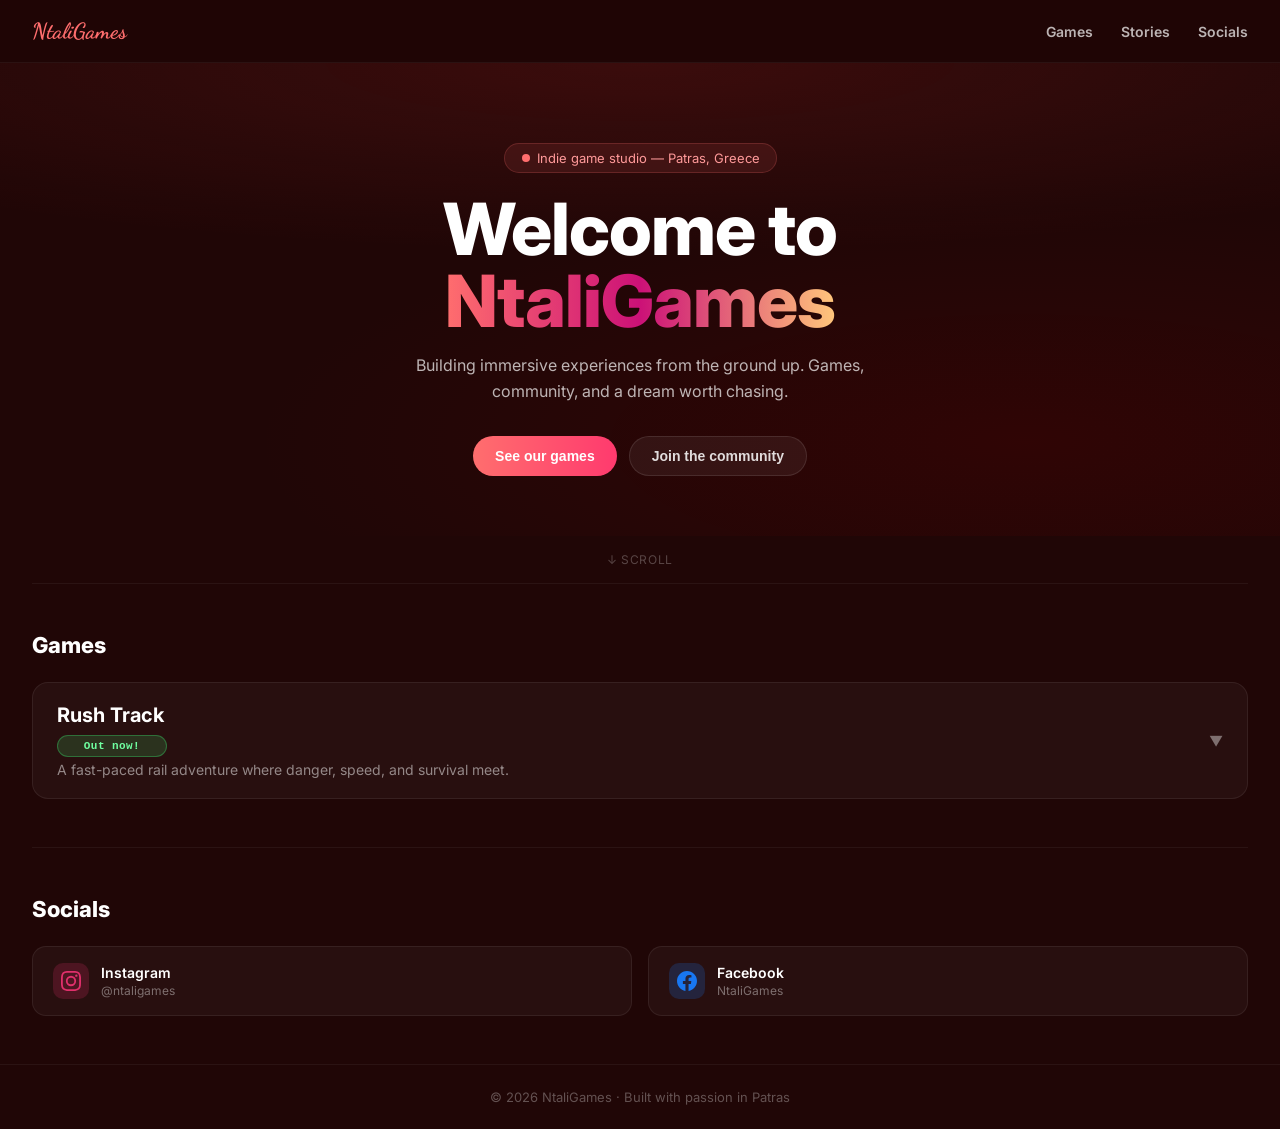
<file: index.html>
<!DOCTYPE html>
<html lang="en">
<head>
<meta charset="utf-8"/>
<meta name="viewport" content="width=device-width, initial-scale=1"/>
<meta name="description" content="NtaliGames is an indie game studio developing immersive games like Rush Track. Follow development, updates, and join the community.">
<meta name="keywords" content="NtaliGames, Rush Track, indie games, game development, Unreal Engine">
<meta name="viewport" content="width=device-width, initial-scale=1" />
<meta name="author" content="NtaliGames, Ntali, NickolasNtal">
<title>NtaliGames - Indie Game Studio</title>
<link rel="icon" type="image/svg+xml" href="logo.svg">
<link rel="preconnect" href="https://fonts.googleapis.com">
<link rel="preconnect" href="https://fonts.gstatic.com" crossorigin>
<link rel="stylesheet" href="style.css">
<link href="https://fonts.googleapis.com/css2?family=Inter:wght@400;600;800&family=Dancing+Script:wght@700&display=swap" rel="stylesheet">

</head>
<body>

<nav class="ng-nav">
  <span class="ng-logo">NtaliGames</span>
  <div class="ng-nav-links">
    <a onclick="document.getElementById('ng-games').scrollIntoView({behavior:'smooth'})">Games</a>
    <a href="stories.html">Stories</a>
    <a onclick="document.getElementById('ng-socials').scrollIntoView({behavior:'smooth'})">Socials</a>
  </div>
</nav>

<section class="ng-hero">
  <div class="ng-hero-tag">
    <svg width="10" height="10" viewBox="0 0 10 10" fill="none"><circle cx="5" cy="5" r="4" fill="#ff6e6e"/></svg>
    Indie game studio — Patras, Greece
  </div>
  <h1>Welcome to<br><span>NtaliGames</span></h1>
  <p>Building immersive experiences from the ground up. Games, community, and a dream worth chasing.</p>
  <div class="ng-btns">
    <button class="ng-btn primary" onclick="document.getElementById('ng-games').scrollIntoView({behavior:'smooth'})">See our games</button>
    <button class="ng-btn ghost" onclick="document.getElementById('ng-socials').scrollIntoView({behavior:'smooth'})">Join the community</button>
  </div>
</section>

<div class="ng-scroll-hint">↓ scroll</div>
<div class="ng-divider"></div>

<section class="ng-section" id="ng-games">
  <h2>Games</h2>
  <div class="ng-game-card" id="rushcard" onclick="toggleCard('rushcard')">
    <div class="ng-game-header">
      <div>
        <h3>Rush Track</h3>
        <span class="ng-badge ng-countdown" id="ng-countdown-badge">Loading...</span>
        <div class="ng-game-preview">A fast-paced rail adventure where danger, speed, and survival meet.</div>
      </div>
      <span class="ng-arrow">▼</span>
    </div>
    <div class="ng-game-body">
      <div class="ng-game-inner">
        <div class="ng-placeholder-imgs">
          <!-- Replace these divs with <img src="rushtrack1.jpg" alt="Rush Track screenshot 1"> when ready -->
          <div class="ng-img-placeholder">screenshot 1</div>
          <div class="ng-img-placeholder">screenshot 2</div>
        </div>
        <!-- Replace with real YouTube embed when ready:
        <iframe width="100%" height="315" src="https://www.youtube.com/embed/YOUR_VIDEO_ID"
          title="Rush Track Trailer" frameborder="0" allowfullscreen loading="lazy"></iframe>
        -->
        <div class="ng-video-placeholder">
          <svg width="20" height="20" viewBox="0 0 20 20" fill="none"><circle cx="10" cy="10" r="9" stroke="rgba(255,255,255,0.3)" stroke-width="1.5"/><polygon points="8,7 14,10 8,13" fill="rgba(255,255,255,0.4)"/></svg>
          Trailer coming soon
        </div>
      </div>
    </div>
  </div>
</section>

<div class="ng-divider"></div>

<section class="ng-section" id="ng-socials">
  <h2>Socials</h2>
  <div class="ng-socials">
    <a class="ng-social-card" href="https://instagram.com/ntaligames" target="_blank" rel="noopener">
      <div class="ng-social-icon instagram">
        <svg width="20" height="20" viewBox="0 0 24 24" fill="#e1306c"><path d="M12 2.163c3.204 0 3.584.012 4.85.07 3.252.148 4.771 1.691 4.919 4.919.058 1.265.069 1.645.069 4.849 0 3.205-.012 3.584-.069 4.849-.149 3.225-1.664 4.771-4.919 4.919-1.266.058-1.644.07-4.85.07-3.204 0-3.584-.012-4.849-.07-3.26-.149-4.771-1.699-4.919-4.92-.058-1.265-.07-1.644-.07-4.849 0-3.204.013-3.583.07-4.849.149-3.227 1.664-4.771 4.919-4.919 1.266-.057 1.645-.069 4.849-.069zM12 0C8.741 0 8.333.014 7.053.072 2.695.272.273 2.69.073 7.052.014 8.333 0 8.741 0 12c0 3.259.014 3.668.072 4.948.2 4.358 2.618 6.78 6.98 6.98C8.333 23.986 8.741 24 12 24c3.259 0 3.668-.014 4.948-.072 4.354-.2 6.782-2.618 6.979-6.98.059-1.28.073-1.689.073-4.948 0-3.259-.014-3.667-.072-4.947-.196-4.354-2.617-6.78-6.979-6.98C15.668.014 15.259 0 12 0zm0 5.838a6.162 6.162 0 1 0 0 12.324 6.162 6.162 0 0 0 0-12.324zM12 16a4 4 0 1 1 0-8 4 4 0 0 1 0 8zm6.406-11.845a1.44 1.44 0 1 0 0 2.881 1.44 1.44 0 0 0 0-2.881z"/></svg>
      </div>
      <div>
        <div class="ng-social-name">Instagram</div>
        <div class="ng-social-sub">@ntaligames</div>
      </div>
    </a>

    <a class="ng-social-card" href="https://www.facebook.com/profile.php?id=61571863632777" target="_blank" rel="noopener">
      <div class="ng-social-icon facebook">
        <svg width="20" height="20" viewBox="0 0 24 24" fill="#1877f2"><path d="M24 12.073c0-6.627-5.373-12-12-12s-12 5.373-12 12c0 5.99 4.388 10.954 10.125 11.854v-8.385H7.078v-3.47h3.047V9.43c0-3.007 1.792-4.669 4.533-4.669 1.312 0 2.686.235 2.686.235v2.953H15.83c-1.491 0-1.956.925-1.956 1.874v2.25h3.328l-.532 3.47h-2.796v8.385C19.612 23.027 24 18.062 24 12.073z"/></svg>
      </div>
      <div>
        <div class="ng-social-name">Facebook</div>
        <div class="ng-social-sub">NtaliGames</div>
      </div>
    </a>

  </div>
</section>

<footer class="ng-footer">
  © 2026 NtaliGames · Built with passion in Patras
</footer>
 
<script src="script.js"></script>
</body>
</html>
</file>
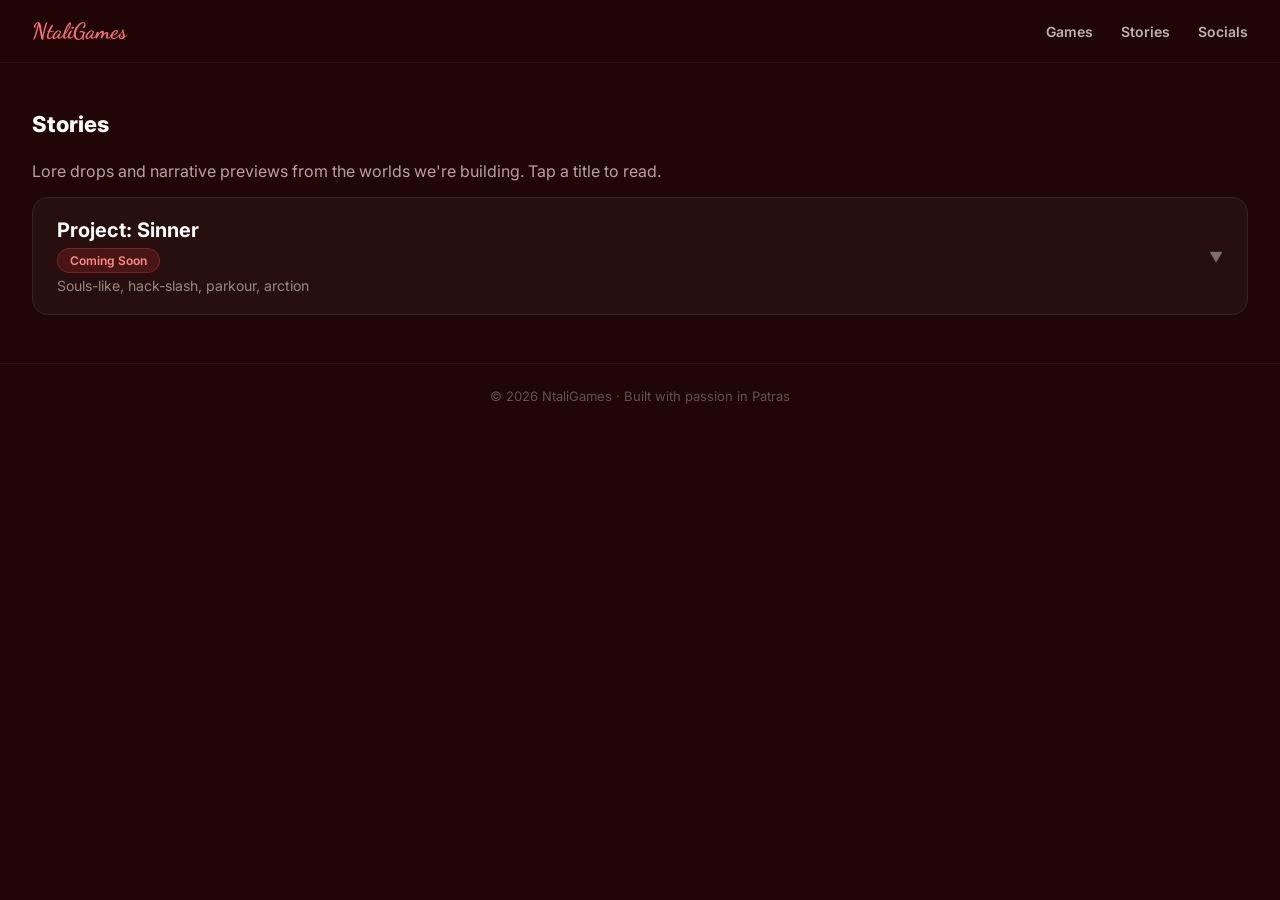
<file: stories.html>
<!DOCTYPE html>
<html lang="en">
<head>
<meta charset="utf-8"/>
<meta name="viewport" content="width=device-width, initial-scale=1"/>
<meta name="description" content="Read upcoming story lore and narrative drops from NtaliGames, the indie studio behind Rush Track.">
<meta name="keywords" content="NtaliGames, Rush Track, indie games, story, lore, game development">
<meta name="author" content="NtaliGames, Ntali, NickolasNtal">
<title>Stories - NtaliGames</title>
<link rel="icon" type="image/svg+xml" href="logo.svg">
<link rel="preconnect" href="https://fonts.googleapis.com">
<link rel="preconnect" href="https://fonts.gstatic.com" crossorigin>
<link rel="stylesheet" href="style.css">
<link href="https://fonts.googleapis.com/css2?family=Inter:wght@400;600;800&family=Dancing+Script:wght@700&display=swap" rel="stylesheet">
</head>
<body>

<nav class="ng-nav">
  <a class="ng-logo" href="index.html">NtaliGames</a>
  <div class="ng-nav-links">
    <a href="index.html#ng-games">Games</a>
    <a href="stories.html" class="ng-nav-active">Stories</a>
    <a href="index.html#ng-socials">Socials</a>
  </div>
</nav>

<section class="ng-section ng-stories-section" id="ng-stories">
  <h2>Stories</h2>
  <p class="ng-stories-intro">Lore drops and narrative previews from the worlds we're building. Tap a title to read.</p>

  <!-- One story card per story. Duplicate this whole .ng-story-card block to add more later. -->
  <div class="ng-game-card ng-story-card" id="story-rushtrack-origins" onclick="toggleCard('story-rushtrack-origins')">
    <div class="ng-game-header">
      <div>
        <h3>Project: Sinner</h3>
        <span class="ng-badge">Coming Soon</span>
        <div class="ng-game-preview">Souls-like, hack-slash, parkour, arction</div>
      </div>
      <span class="ng-arrow">▼</span>
    </div>
    <div class="ng-game-body">
      <div class="ng-game-inner">

        <!-- Option A: embed the PDF directly so it reads in-page -->
        <iframe class="ng-story-pdf" src="project_sinner_complete_gdd.pdf" title="Project: Sinner" loading="lazy"></iframe>

        <!-- Option B (alternative to the iframe above): paste the story text straight into the page instead
        <div class="ng-story-text">
          Your story text goes here. Line breaks are preserved automatically.
        </div>
        -->

        <a class="ng-story-download" href="project_sinner_complete_gdd.pdf" download>Download the PDF ↓</a>
      </div>
    </div>
  </div>

</section>

<footer class="ng-footer">
  © 2026 NtaliGames · Built with passion in Patras
</footer>

<script src="script.js"></script>
</body>
</html>
</file>
<file: style.css>
*, *::before, *::after { box-sizing: border-box; }

  :root {
    --accent1: #ff6e6e;
    --accent2: #ffc67b;
    --bg-dark: #200606;
  }

  html, body {
    margin: 0;
    padding: 0;
    height: 100%;
  }

  body {
    font-family: Inter, system-ui, -apple-system, sans-serif;
    background: var(--bg-dark);
    color: #baa1a4;
    color-scheme: dark;
  }

  .ng-nav {
    display: flex;
    justify-content: space-between;
    align-items: center;
    padding: 18px 32px;
    background: rgba(32,6,6,0.85);
    backdrop-filter: blur(8px);
    border-bottom: 1px solid rgba(255,255,255,0.05);
    position: sticky;
    top: 0;
    z-index: 10;
  }

  .ng-logo {
    font-family: 'Dancing Script', cursive;
    font-size: 22px;
    color: #ff6e6e;
    font-weight: 700;
    text-decoration: none;
  }

  .ng-nav-links { display: flex; gap: 28px; }
  .ng-nav-links a {
    text-decoration: none;
    color: rgba(255,255,255,0.7);
    font-size: 14px;
    font-weight: 600;
    transition: color 0.2s;
    cursor: pointer;
  }
  .ng-nav-links a:hover { color: #ff6e6e; }

  .ng-hero {
    padding: 80px 32px 60px;
    text-align: center;
    background:
      radial-gradient(ellipse 80% 40% at 50% 0%, rgba(255,60,60,0.12), transparent),
      radial-gradient(ellipse 60% 50% at 80% 80%, rgba(120,0,0,0.18), transparent);
  }

  .ng-hero-tag {
    display: inline-flex;
    align-items: center;
    gap: 6px;
    padding: 6px 16px;
    border-radius: 999px;
    background: rgba(255,110,110,0.1);
    border: 1px solid rgba(255,110,110,0.2);
    font-size: 13px;
    color: #ff9a9a;
    margin-bottom: 20px;
  }

  .ng-hero h1 {
    font-size: clamp(32px, 6vw, 72px);
    font-weight: 800;
    line-height: 1;
    margin: 0 0 10px;
    color: white;
    letter-spacing: -1px;
  }

  .ng-hero h1 span {
    background: linear-gradient(90deg, #ff6e6e, #c17, #ffc67b);
    -webkit-background-clip: text;
    background-clip: text;
    color: transparent;
  }

  .ng-hero p {
    color: rgba(255,255,255,0.7);
    font-size: 16px;
    margin: 16px auto 32px;
    max-width: 480px;
    line-height: 1.6;
  }

  .ng-btns { display: flex; gap: 12px; justify-content: center; flex-wrap: wrap; }

  .ng-btn {
    padding: 11px 22px;
    border-radius: 999px;
    font-size: 14px;
    font-weight: 600;
    text-decoration: none;
    cursor: pointer;
    transition: opacity 0.2s, transform 0.15s;
    border: none;
  }
  .ng-btn:hover { opacity: 0.85; transform: translateY(-1px); }
  .ng-btn.primary { background: linear-gradient(90deg, #ff6e6e, #ff3a6e); color: white; }
  .ng-btn.ghost { background: rgba(255,255,255,0.06); color: rgba(255,255,255,0.85); border: 1px solid rgba(255,255,255,0.1); }

  .ng-section { padding: 48px 32px; }

  .ng-section h2 {
    font-size: 22px;
    font-weight: 800;
    color: white;
    margin: 0 0 24px;
  }

  .ng-game-card {
    background: rgba(255,255,255,0.04);
    border: 1px solid rgba(255,255,255,0.07);
    border-radius: 16px;
    overflow: hidden;
    cursor: pointer;
    transition: border-color 0.2s;
  }
  .ng-game-card:hover { border-color: rgba(255,110,110,0.3); }

  .ng-game-header {
    display: flex;
    justify-content: space-between;
    align-items: center;
    padding: 20px 24px;
  }

  .ng-game-header h3 {
    margin: 0 0 6px;
    font-size: 20px;
    font-weight: 700;
    color: white;
  }

  .ng-badge {
    display: inline-block;
    padding: 4px 12px;
    background: rgba(255,60,60,0.15);
    color: #ff8a8a;
    border: 1px solid rgba(255,60,60,0.3);
    border-radius: 999px;
    font-size: 12px;
    font-weight: 600;
  }

  .ng-countdown {
    font-family: 'Courier New', monospace;
    font-size: 11px;
    letter-spacing: 0.04em;
    padding: 4px 14px;
    min-width: 110px;
    text-align: center;
  }

  .ng-badge--live {
    background: rgba(60,255,120,0.15);
    color: #6fffa0;
    border-color: rgba(60,255,120,0.3);
  }
  .ng-game-preview {
    color: rgba(255,255,255,0.5);
    font-size: 14px;
    margin-top: 4px;
  }

  .ng-arrow {
    color: rgba(255,255,255,0.4);
    font-size: 14px;
    transition: transform 0.3s;
  }

  .ng-game-body {
    max-height: 0;
    overflow: hidden;
    transition: max-height 0.45s ease;
  }

  .ng-game-card.open .ng-game-body { max-height: 600px; }
  .ng-game-card.open .ng-arrow { transform: rotate(180deg); }

  .ng-game-inner {
    padding: 0 24px 24px;
    border-top: 1px solid rgba(255,255,255,0.06);
  }

  .ng-placeholder-imgs {
    display: grid;
    grid-template-columns: 1fr 1fr;
    gap: 12px;
    margin: 16px 0;
  }

  .ng-game-inner img {
    width: 100%;
    border-radius: 10px;
    object-fit: cover;
    display: block;
  }

  .ng-img-placeholder {
    background: rgba(255,255,255,0.05);
    border-radius: 10px;
    height: 120px;
    display: flex;
    align-items: center;
    justify-content: center;
    color: rgba(255,255,255,0.25);
    font-size: 13px;
  }

  .ng-video-placeholder {
    background: rgba(255,255,255,0.04);
    border-radius: 10px;
    height: 120px;
    display: flex;
    align-items: center;
    justify-content: center;
    border: 1px dashed rgba(255,255,255,0.1);
    color: rgba(255,255,255,0.3);
    font-size: 13px;
    gap: 8px;
  }

  .ng-socials {
    display: flex;
    gap: 16px;
    flex-wrap: wrap;
  }

  .ng-social-card {
    flex: 1;
    min-width: 140px;
    background: rgba(255,255,255,0.04);
    border: 1px solid rgba(255,255,255,0.07);
    border-radius: 14px;
    padding: 16px 20px;
    display: flex;
    align-items: center;
    gap: 12px;
    text-decoration: none;
    transition: border-color 0.2s, background 0.2s;
  }
  .ng-social-card:hover {
    background: rgba(255,255,255,0.07);
    border-color: rgba(255,110,110,0.3);
  }

  .ng-social-icon {
    width: 36px;
    height: 36px;
    border-radius: 10px;
    display: flex;
    align-items: center;
    justify-content: center;
    flex-shrink: 0;
  }

  .ng-social-icon.instagram { background: rgba(225,48,108,0.2); }
  .ng-social-icon.facebook { background: rgba(24,119,242,0.2); }

  .ng-social-name {
    font-size: 14px;
    font-weight: 600;
    color: white;
  }
  .ng-social-sub {
    font-size: 12px;
    color: rgba(255,255,255,0.4);
    margin-top: 2px;
  }

  .ng-footer {
    padding: 24px 32px;
    border-top: 1px solid rgba(255,255,255,0.05);
    text-align: center;
    color: rgba(255,255,255,0.3);
    font-size: 13px;
  }

  .ng-divider {
    height: 1px;
    background: rgba(255,255,255,0.05);
    margin: 0 32px;
  }

  .ng-scroll-hint {
    text-align: center;
    padding: 16px;
    color: rgba(255,255,255,0.25);
    font-size: 12px;
    letter-spacing: 0.05em;
    text-transform: uppercase;
  }
</file>
